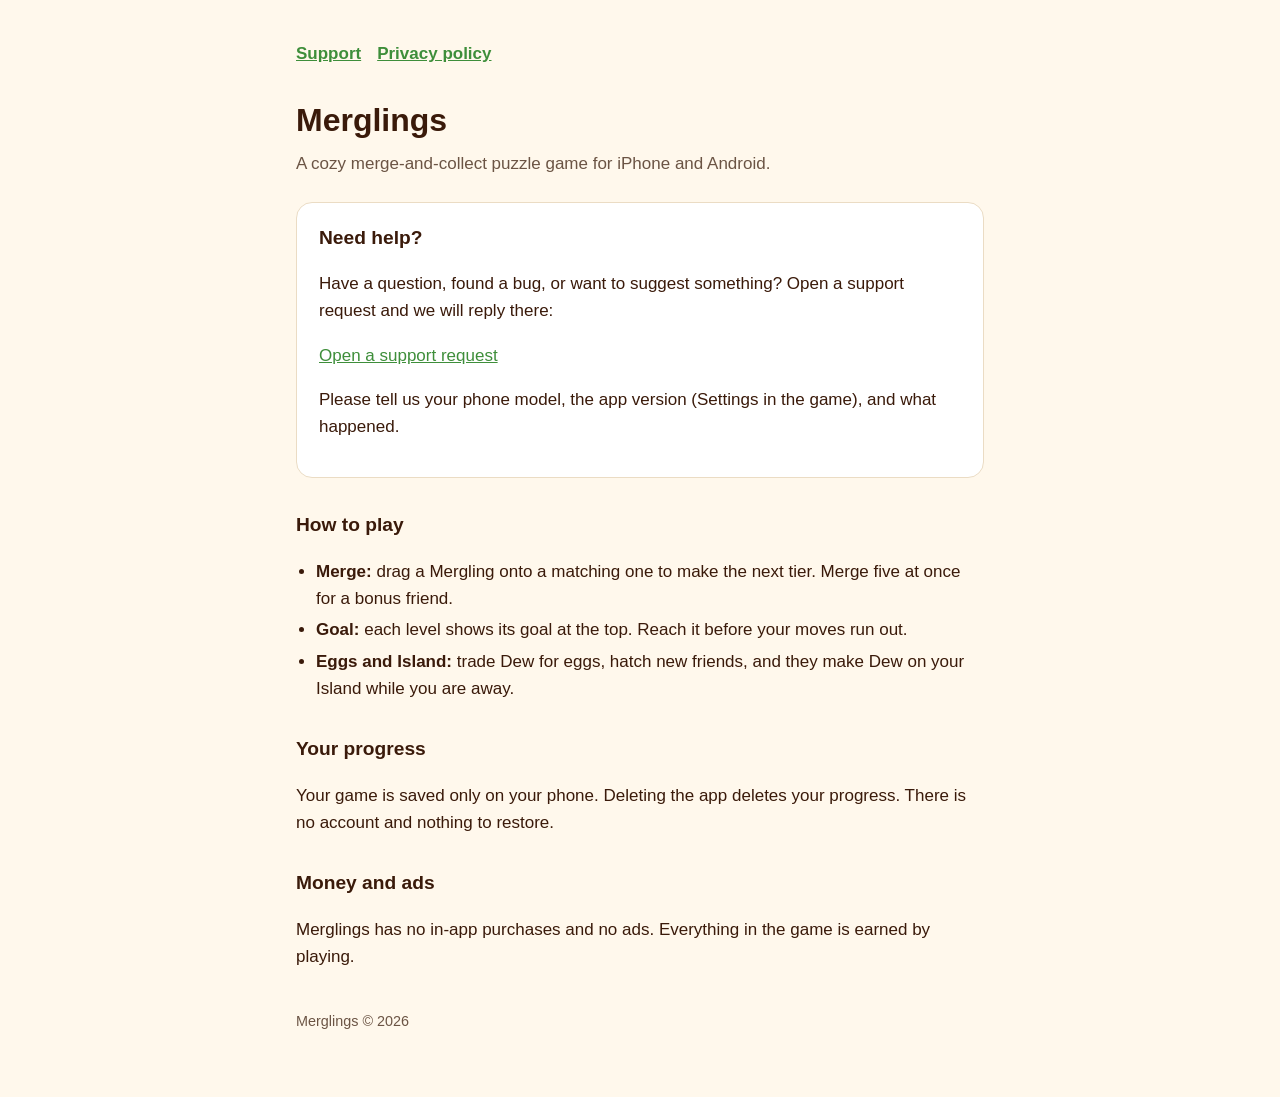
<file: index.html>
<!doctype html>
<html lang="en"><head><meta charset="utf-8"><meta name="viewport" content="width=device-width,initial-scale=1">
<title>Merglings — Support</title><link rel="stylesheet" href="style.css"></head>
<body><main>
<nav><a href="./">Support</a><a href="privacy.html">Privacy policy</a></nav>
<h1>Merglings</h1>
<p class="sub">A cozy merge-and-collect puzzle game for iPhone and Android.</p>
<div class="card">
<h2 style="margin-top:0">Need help?</h2>
<p>Have a question, found a bug, or want to suggest something? Open a support request and we will reply there:</p>
<p><a href="https://github.com/harshwork157-oss/merglings/issues/new">Open a support request</a></p>
<p>Please tell us your phone model, the app version (Settings in the game), and what happened.</p>
</div>
<h2>How to play</h2>
<ul>
<li><b>Merge:</b> drag a Mergling onto a matching one to make the next tier. Merge five at once for a bonus friend.</li>
<li><b>Goal:</b> each level shows its goal at the top. Reach it before your moves run out.</li>
<li><b>Eggs and Island:</b> trade Dew for eggs, hatch new friends, and they make Dew on your Island while you are away.</li>
</ul>
<h2>Your progress</h2>
<p>Your game is saved only on your phone. Deleting the app deletes your progress. There is no account and nothing to restore.</p>
<h2>Money and ads</h2>
<p>Merglings has no in-app purchases and no ads. Everything in the game is earned by playing.</p>
<footer>Merglings © 2026</footer>
</main></body></html>
</file>
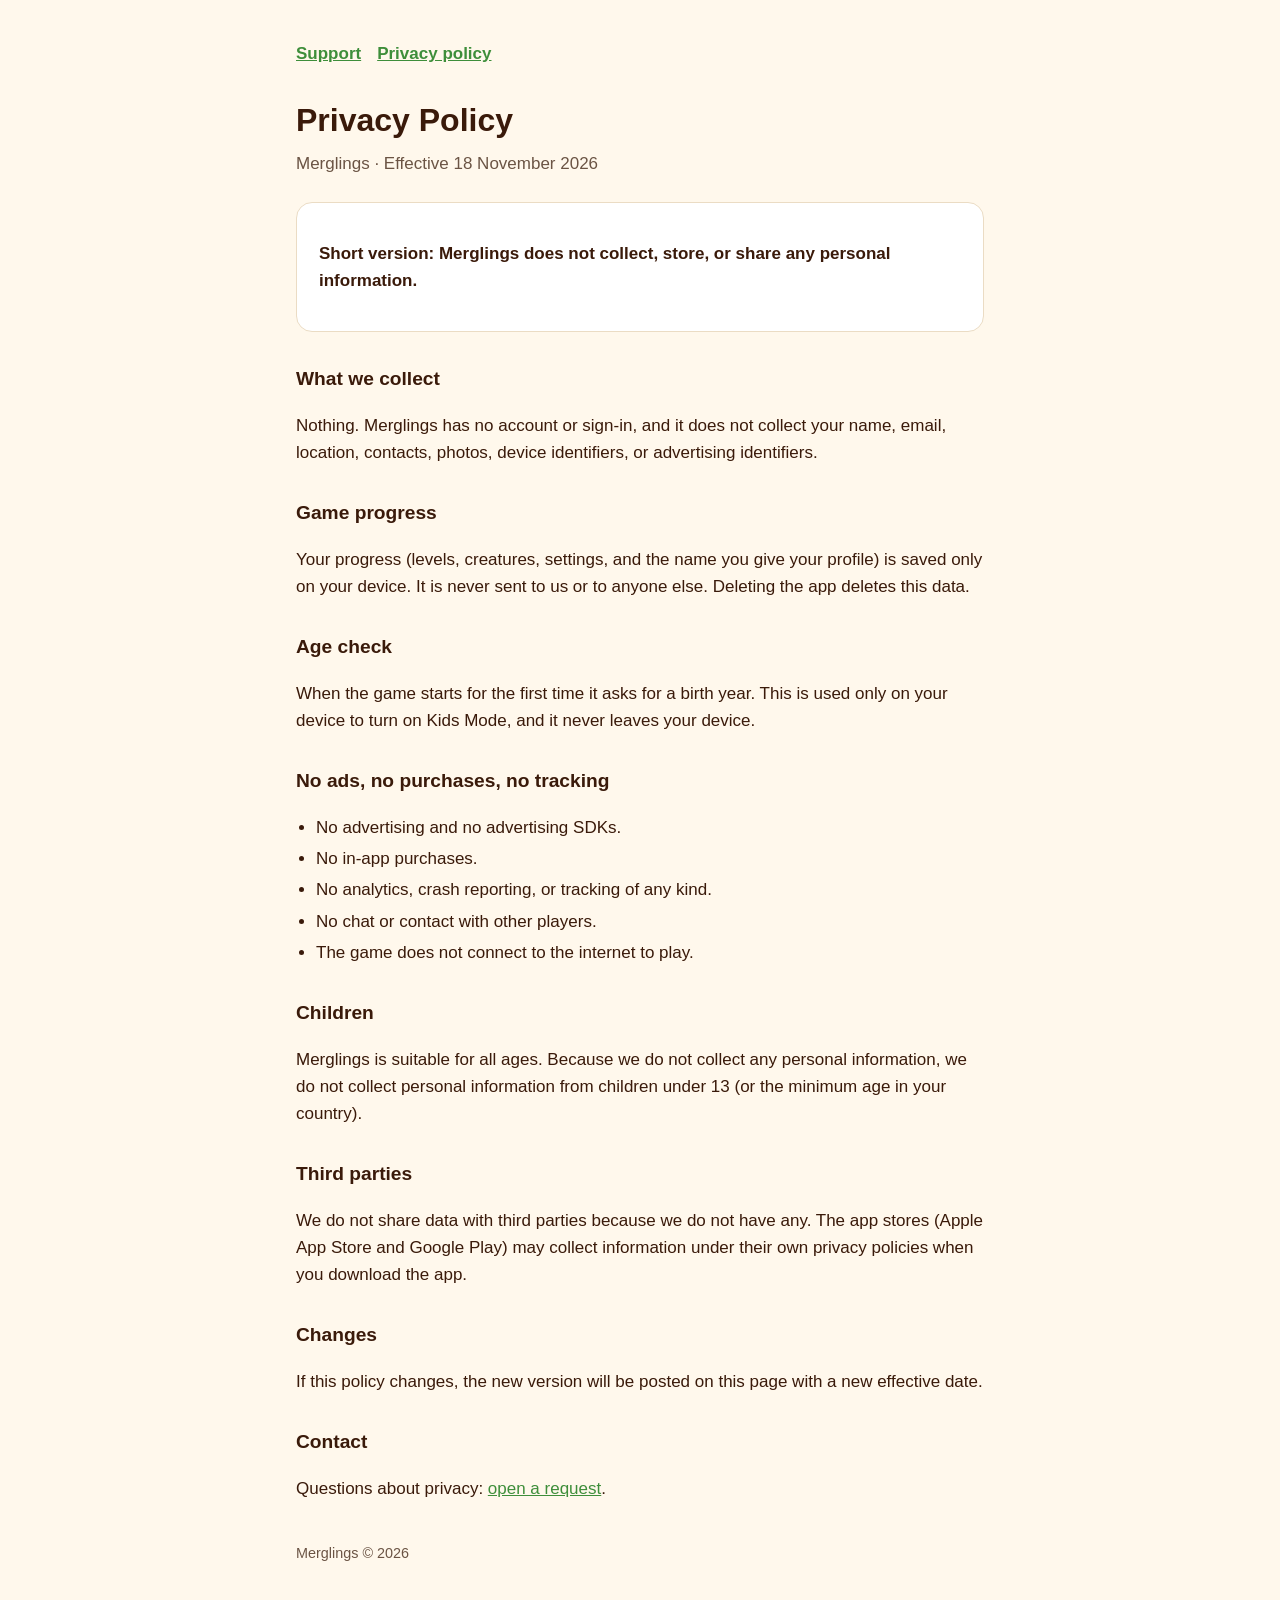
<file: privacy.html>
<!doctype html>
<html lang="en"><head><meta charset="utf-8"><meta name="viewport" content="width=device-width,initial-scale=1">
<title>Merglings — Privacy Policy</title><link rel="stylesheet" href="style.css"></head>
<body><main>
<nav><a href="./">Support</a><a href="privacy.html">Privacy policy</a></nav>
<h1>Privacy Policy</h1>
<p class="sub">Merglings · Effective 18 November 2026</p>
<div class="card">
<p><b>Short version: Merglings does not collect, store, or share any personal information.</b></p>
</div>
<h2>What we collect</h2>
<p>Nothing. Merglings has no account or sign-in, and it does not collect your name, email, location, contacts, photos, device identifiers, or advertising identifiers.</p>
<h2>Game progress</h2>
<p>Your progress (levels, creatures, settings, and the name you give your profile) is saved only on your device. It is never sent to us or to anyone else. Deleting the app deletes this data.</p>
<h2>Age check</h2>
<p>When the game starts for the first time it asks for a birth year. This is used only on your device to turn on Kids Mode, and it never leaves your device.</p>
<h2>No ads, no purchases, no tracking</h2>
<ul>
<li>No advertising and no advertising SDKs.</li>
<li>No in-app purchases.</li>
<li>No analytics, crash reporting, or tracking of any kind.</li>
<li>No chat or contact with other players.</li>
<li>The game does not connect to the internet to play.</li>
</ul>
<h2>Children</h2>
<p>Merglings is suitable for all ages. Because we do not collect any personal information, we do not collect personal information from children under 13 (or the minimum age in your country).</p>
<h2>Third parties</h2>
<p>We do not share data with third parties because we do not have any. The app stores (Apple App Store and Google Play) may collect information under their own privacy policies when you download the app.</p>
<h2>Changes</h2>
<p>If this policy changes, the new version will be posted on this page with a new effective date.</p>
<h2>Contact</h2>
<p>Questions about privacy: <a href="https://github.com/harshwork157-oss/merglings/issues/new">open a request</a>.</p>
<footer>Merglings © 2026</footer>
</main></body></html>
</file>
<file: style.css>
:root { --bg:#FFF8EC; --card:#FFFFFF; --ink:#3A1A0A; --soft:#6B5444; --accent:#3E8E3A; --line:#EBDCC4; }
@media (prefers-color-scheme: dark) { :root { --bg:#1E1712; --card:#2A211A; --ink:#F6EBDD; --soft:#CDBBA8; --accent:#8FD18A; --line:#4A3B2E; } }
* { box-sizing: border-box; }
body { margin:0; background:var(--bg); color:var(--ink); font:17px/1.6 -apple-system, BlinkMacSystemFont, "Segoe UI", Roboto, sans-serif; }
main { max-width:720px; margin:0 auto; padding:40px 16px 64px; }
h1 { font-size:2rem; margin:0 0 4px; } h2 { font-size:1.2rem; margin:32px 0 8px; }
.sub { color:var(--soft); margin:0 0 24px; }
.card { background:var(--card); border:1px solid var(--line); border-radius:16px; padding:20px 22px; }
a { color:var(--accent); } nav { margin-bottom:28px; } nav a { margin-right:16px; font-weight:600; }
ul { padding-left:20px; } li { margin:4px 0; }
footer { color:var(--soft); font-size:.9rem; margin-top:40px; }
</file>
